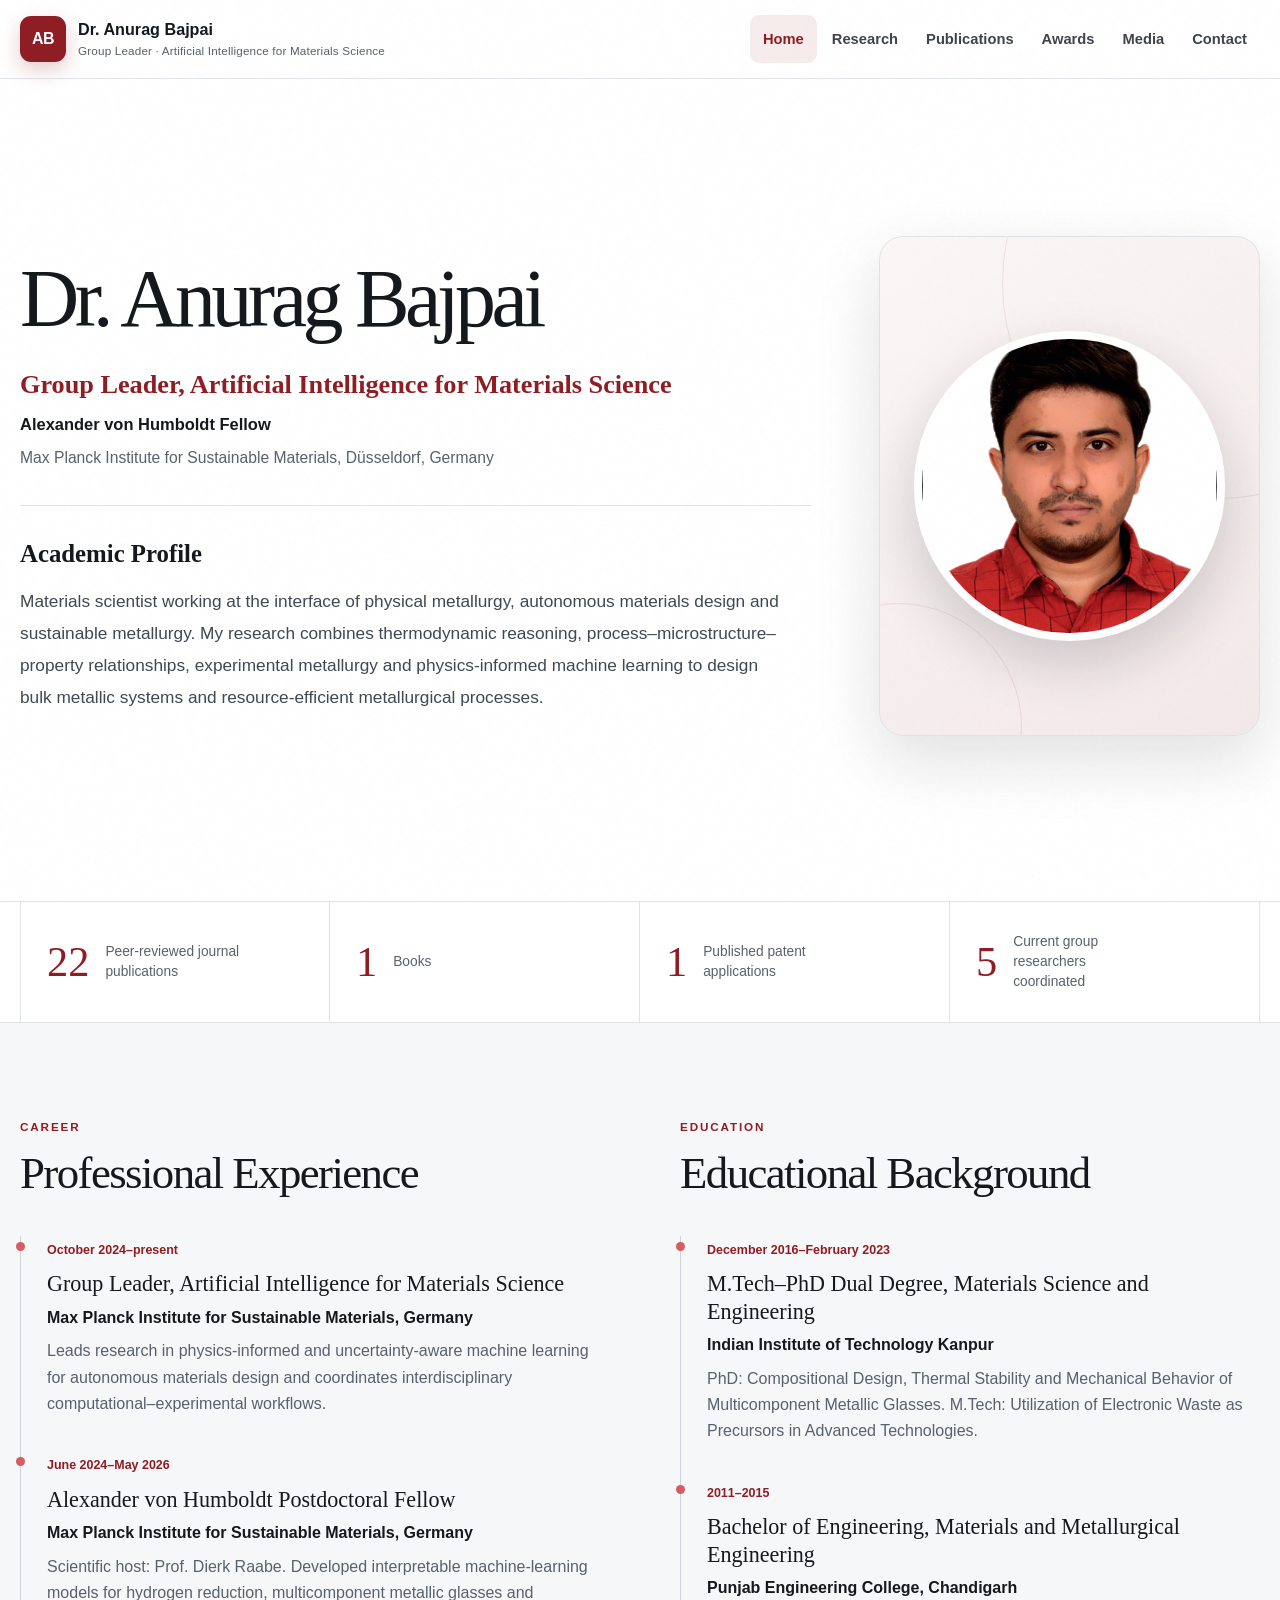
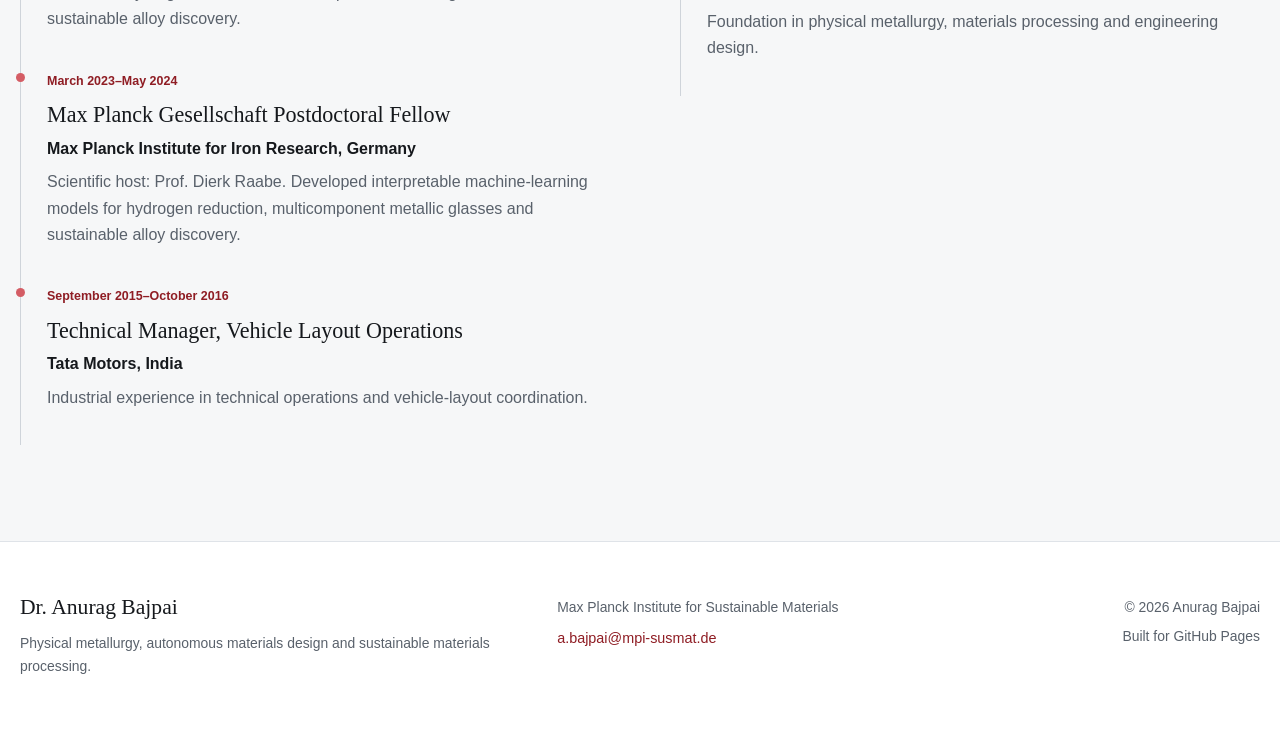
<file: index.html>
<!doctype html>
<html lang="en">
<head>
  <meta charset="utf-8" />
  <meta name="viewport" content="width=device-width, initial-scale=1" />
  <meta name="theme-color" content="#8f1d24" />
  <meta name="description" content="Academic website of Dr. Anurag Bajpai, materials scientist working at the interface of physical metallurgy, artificial intelligence, autonomous materials design and sustainable metallurgy." />
  <meta name="keywords" content="Anurag Bajpai, materials science, artificial intelligence, physical metallurgy, sustainable metallurgy, metallic glasses, hydrogen reduction, alloy design" />
  <meta name="author" content="Dr. Anurag Bajpai" />
  <meta property="og:title" content="Dr. Anurag Bajpai | Materials Science and Artificial Intelligence" />
  <meta property="og:description" content="Research in physics-informed materials design, sustainable metallurgy, metallic glasses, complex alloys and hydrogen-based reduction." />
  <meta property="og:type" content="website" />
  <meta property="og:image" content="assets/images/social-card.svg" />
  <meta name="twitter:card" content="summary_large_image" />
  <link rel="icon" href="assets/images/favicon.svg" type="image/svg+xml" />
  <link rel="manifest" href="site.webmanifest" />
  <link rel="stylesheet" href="assets/css/styles.css" />
  <title>Dr. Anurag Bajpai | Materials Science and Artificial Intelligence</title>
  <script type="application/ld+json">
  {
    "@context": "https://schema.org",
    "@type": "Person",
    "name": "Anurag Bajpai",
    "honorificPrefix": "Dr.",
    "jobTitle": "Group Leader, Artificial Intelligence for Materials Science",
    "affiliation": {
      "@type": "Organization",
      "name": "Max Planck Institute for Sustainable Materials"
    },
    "email": "mailto:a.bajpai@mpi-susmat.de",
    "url": "https://sites.google.com/view/dranuragbajpai",
    "sameAs": [
      "https://sites.google.com/view/dranuragbajpai",
      "https://tinyurl.com/anuragbajpai",
      "https://www.linkedin.com/in/anurag-bajpai-20a55421a/"
    ],
    "knowsAbout": [
      "Physical metallurgy",
      "Artificial intelligence for materials science",
      "Sustainable metallurgy",
      "Bulk metallic glasses",
      "Hydrogen-based direct reduction",
      "Autonomous materials design"
    ]
  }
  </script>
</head>
<body>
  <a class="skip-link" href="#main-content">Skip to main content</a>
  <header class="site-header" id="site-header">
    <div class="container nav-shell">
      <a class="brand" href="#home" aria-label="Dr. Anurag Bajpai home">
        <span class="brand-mark" aria-hidden="true">AB</span>
        <span class="brand-copy">
          <strong>Dr. Anurag Bajpai</strong>
          <small>Group Leader · Artificial Intelligence for Materials Science</small>
        </span>
      </a>
      <button class="menu-button" id="menu-button" type="button" aria-expanded="false" aria-controls="primary-navigation">
        <span class="sr-only">Toggle navigation</span>
        <span></span><span></span><span></span>
      </button>
      <nav class="primary-navigation" id="primary-navigation" aria-label="Primary navigation">
        <a href="#home" data-route="home">Home</a>
        <a href="#research" data-route="research">Research</a>
        <a href="#publications" data-route="publications">Publications</a>
        <a href="#awards" data-route="awards">Awards</a>
        <a href="#media" data-route="media">Media</a>
        <a href="#contact" data-route="contact">Contact</a>
      </nav>
    </div>
  </header>

  <main id="main-content" tabindex="-1">
    <div id="app" aria-live="polite"></div>
  </main>

  <footer class="site-footer">
    <div class="container footer-grid">
      <div>
        <strong>Dr. Anurag Bajpai</strong>
        <p>Physical metallurgy, autonomous materials design and sustainable materials processing.</p>
      </div>
      <div>
        <p>Max Planck Institute for Sustainable Materials</p>
        <a href="mailto:a.bajpai@mpi-susmat.de">a.bajpai@mpi-susmat.de</a>
      </div>
      <div class="footer-meta">
        <p>© <span id="current-year"></span> Anurag Bajpai</p>
        <p>Built for GitHub Pages</p>
      </div>
    </div>
  </footer>

  <noscript>
    <div class="noscript">This website requires JavaScript to render its tabbed content. Please enable JavaScript.</div>
  </noscript>
  <script src="assets/js/data.js"></script>
  <script src="assets/js/app.js"></script>
</body>
</html>
</file>
<file: assets/css/styles.css>
:root {
  --accent: #8f1d24;
  --accent-dark: #681218;
  --accent-soft: #f7ecec;
  --ink: #15181c;
  --muted: #59616b;
  --line: #dfe3e8;
  --surface: #ffffff;
  --surface-soft: #f6f7f8;
  --dark: #171a1f;
  --dark-soft: #20242b;
  --max-width: 1240px;
  --shadow-sm: 0 8px 25px rgba(20, 24, 30, 0.06);
  --shadow-lg: 0 24px 65px rgba(20, 24, 30, 0.13);
  --radius: 18px;
  --transition: 180ms ease;
}

* { box-sizing: border-box; }
html { scroll-behavior: smooth; }
body {
  margin: 0;
  color: var(--ink);
  background: var(--surface);
  font-family: Inter, ui-sans-serif, -apple-system, BlinkMacSystemFont, "Segoe UI", Roboto, Helvetica, Arial, sans-serif;
  font-size: 16px;
  line-height: 1.65;
  -webkit-font-smoothing: antialiased;
}
body::before {
  content: "";
  position: fixed;
  inset: 0;
  pointer-events: none;
  opacity: .018;
  background-image: url("data:image/svg+xml,%3Csvg viewBox='0 0 160 160' xmlns='http://www.w3.org/2000/svg'%3E%3Cfilter id='n'%3E%3CfeTurbulence type='fractalNoise' baseFrequency='.9' numOctaves='3' stitchTiles='stitch'/%3E%3C/filter%3E%3Crect width='100%25' height='100%25' filter='url(%23n)' opacity='.7'/%3E%3C/svg%3E");
  z-index: 9999;
}
a { color: inherit; }
img, svg { max-width: 100%; }
button, input, select, textarea { font: inherit; }
button { cursor: pointer; }
svg { width: 1.05em; height: 1.05em; fill: none; stroke: currentColor; stroke-width: 1.8; stroke-linecap: round; stroke-linejoin: round; }
.container { width: min(calc(100% - 40px), var(--max-width)); margin-inline: auto; }
.sr-only { position: absolute; width: 1px; height: 1px; padding: 0; margin: -1px; overflow: hidden; clip: rect(0,0,0,0); white-space: nowrap; border: 0; }
.skip-link { position: fixed; top: -100px; left: 20px; z-index: 10000; background: var(--dark); color: white; padding: 10px 16px; border-radius: 8px; transition: top var(--transition); }
.skip-link:focus { top: 12px; }

.site-header {
  position: sticky;
  top: 0;
  z-index: 1000;
  background: rgba(255,255,255,.94);
  border-bottom: 1px solid rgba(223,227,232,.9);
  backdrop-filter: blur(14px);
}
.nav-shell { min-height: 78px; display: flex; align-items: center; justify-content: space-between; gap: 28px; }
.brand { display: inline-flex; align-items: center; gap: 12px; text-decoration: none; min-width: 250px; }
.brand-mark { display: grid; place-items: center; width: 46px; height: 46px; background: var(--accent); color: white; font-weight: 800; letter-spacing: -.04em; border-radius: 11px; box-shadow: 0 8px 20px rgba(143,29,36,.22); }
.brand-copy { display: flex; flex-direction: column; line-height: 1.2; }
.brand-copy strong { font-size: 1.01rem; }
.brand-copy small { color: var(--muted); margin-top: 4px; font-size: .73rem; letter-spacing: .015em; }
.primary-navigation { display: flex; align-items: center; gap: 2px; }
.primary-navigation a { position: relative; padding: 12px 13px; text-decoration: none; color: #3e444c; font-size: .92rem; font-weight: 650; border-radius: 9px; transition: color var(--transition), background var(--transition); }
.primary-navigation a:hover, .primary-navigation a.active { color: var(--accent); background: var(--accent-soft); }
.menu-button { display: none; width: 44px; height: 42px; padding: 9px; border: 0; border-radius: 8px; background: var(--surface-soft); }
.menu-button span:not(.sr-only) { display: block; height: 2px; background: var(--ink); margin: 5px 0; }

.hero { position: relative; overflow: hidden; min-height: 670px; display: grid; align-items: center; background: linear-gradient(115deg, #fff 0%, #fff 54%, #f7f3f3 54%, #f2eeee 100%); }
.hero::after { content: ""; position: absolute; width: 630px; height: 630px; border: 1px solid rgba(143,29,36,.09); border-radius: 50%; right: -220px; top: 20px; box-shadow: 0 0 0 95px rgba(143,29,36,.025), 0 0 0 190px rgba(143,29,36,.018); }
.hero-grid { position: relative; z-index: 1; display: grid; grid-template-columns: minmax(0,1.08fr) minmax(390px,.92fr); align-items: center; gap: 80px; padding-block: 78px; }
.eyebrow { margin: 0 0 14px; color: var(--accent); text-transform: uppercase; letter-spacing: .16em; font-size: .73rem; line-height: 1.4; font-weight: 800; }
.hero h1 { margin: 0; max-width: 790px; font-family: Georgia, "Times New Roman", serif; font-size: clamp(3rem, 5.5vw, 5.5rem); line-height: .99; font-weight: 500; letter-spacing: -.055em; }
.hero h1 span { color: var(--accent); }
.hero-lead { max-width: 760px; margin: 28px 0 0; color: #4e555d; font-size: 1.13rem; line-height: 1.78; }
.hero-actions { display: flex; flex-wrap: wrap; gap: 12px; margin-top: 32px; }
.button { display: inline-flex; align-items: center; justify-content: center; gap: 10px; min-height: 48px; padding: 11px 20px; border: 1px solid transparent; border-radius: 10px; text-decoration: none; font-weight: 750; transition: transform var(--transition), background var(--transition), border-color var(--transition), color var(--transition); }
.button:hover { transform: translateY(-2px); }
.button.primary { background: var(--accent); color: white; }
.button.primary:hover { background: var(--accent-dark); }
.button.secondary { background: white; border-color: #cbd0d6; color: #31363d; }
.button.secondary:hover { border-color: var(--accent); color: var(--accent); }
.hero-affiliation { display: flex; flex-direction: column; margin-top: 33px; padding-left: 18px; border-left: 3px solid var(--accent); color: var(--muted); font-size: .92rem; }
.hero-affiliation strong { color: var(--ink); }
.hero-visual { min-height: 510px; display: grid; place-items: center; }
.portrait-card { position: relative; width: min(100%, 440px); min-height: 485px; padding: 42px; overflow: hidden; border-radius: 24px; background: var(--dark); color: white; box-shadow: var(--shadow-lg); display: flex; flex-direction: column; justify-content: flex-end; }
.portrait-card::before { content: ""; position: absolute; inset: 0; background: radial-gradient(circle at 72% 22%, rgba(194,67,75,.45), transparent 27%), linear-gradient(145deg, transparent 30%, rgba(255,255,255,.04)); }
.portrait-monogram { position: absolute; z-index: 2; top: 48px; left: 48px; display: grid; place-items: center; width: 126px; height: 126px; border: 1px solid rgba(255,255,255,.38); border-radius: 50%; color: white; font-family: Georgia, serif; font-size: 3.2rem; letter-spacing: -.08em; background: rgba(255,255,255,.04); backdrop-filter: blur(6px); }
.portrait-copy { position: relative; z-index: 2; }
.portrait-label { margin: 0 0 9px; color: #e9a6aa; font-size: .75rem; font-weight: 800; text-transform: uppercase; letter-spacing: .14em; }
.portrait-copy h2 { margin: 0 0 14px; font-family: Georgia, serif; font-size: 2.15rem; line-height: 1.1; font-weight: 500; }
.portrait-copy p:last-child { margin: 0; color: #cfd3d8; }
.research-orbits span { position: absolute; border: 1px solid rgba(255,255,255,.14); border-radius: 50%; }
.research-orbits span:nth-child(1) { width: 290px; height: 290px; right: -80px; top: -65px; }
.research-orbits span:nth-child(2) { width: 185px; height: 185px; right: -25px; top: -13px; }
.research-orbits span:nth-child(3) { width: 22px; height: 22px; right: 52px; top: 68px; border: 0; background: #d16b72; box-shadow: 0 0 32px #d16b72; }

.stats-strip { border-top: 1px solid var(--line); border-bottom: 1px solid var(--line); background: #fff; }
.stats-grid { display: grid; grid-template-columns: repeat(4, 1fr); }
.stat { display: flex; align-items: center; gap: 16px; min-height: 120px; padding: 22px 26px; border-right: 1px solid var(--line); }
.stat:first-child { border-left: 1px solid var(--line); }
.stat strong { color: var(--accent); font-family: Georgia, serif; font-size: 2.65rem; font-weight: 500; line-height: 1; }
.stat span { max-width: 145px; color: var(--muted); font-size: .86rem; line-height: 1.45; }

.section { padding-block: 96px; }
.section-muted { background: var(--surface-soft); }
.section-dark { background: var(--dark); color: white; }
.section-heading { margin-bottom: 38px; }
.section-heading h2 { margin: 0; max-width: 760px; font-family: Georgia, serif; font-size: clamp(2.1rem, 3.5vw, 3.55rem); line-height: 1.08; font-weight: 500; letter-spacing: -.035em; }
.section-heading > p:not(.eyebrow) { color: var(--muted); max-width: 620px; }
.split-heading { display: flex; align-items: end; justify-content: space-between; gap: 40px; }
.split-heading > p, .split-heading > .text-link { max-width: 430px; margin: 0 0 4px; }
.section-heading.light h2 { color: white; }
.section-heading.light .eyebrow { color: #eaa1a5; }
.text-link { display: inline-flex; align-items: center; gap: 8px; color: var(--accent); font-weight: 750; text-decoration: none; }
.theme-preview-grid { display: grid; grid-template-columns: repeat(4, 1fr); border: 1px solid var(--line); border-radius: var(--radius); overflow: hidden; }
.theme-preview { min-height: 300px; padding: 34px 28px; border-right: 1px solid var(--line); display: flex; flex-direction: column; transition: background var(--transition), transform var(--transition); }
.theme-preview:last-child { border-right: 0; }
.theme-preview:hover { background: var(--surface-soft); }
.theme-number { color: var(--accent); font-weight: 800; font-size: .78rem; letter-spacing: .12em; }
.theme-preview h3 { margin: auto 0 10px; font-family: Georgia, serif; font-size: 1.65rem; line-height: 1.15; font-weight: 500; }
.theme-preview p { margin: 0; color: var(--muted); }
.theme-preview a { margin-top: 25px; display: inline-flex; align-items: center; gap: 8px; color: var(--accent); text-decoration: none; font-weight: 700; font-size: .9rem; }
.two-column { display: grid; grid-template-columns: 1.05fr .95fr; gap: 80px; align-items: start; }
.large-copy { margin: 0 0 28px; max-width: 720px; font-family: Georgia, serif; font-size: 1.55rem; line-height: 1.45; color: #30353a; }
.check-list { display: grid; gap: 13px; margin: 0; padding: 0; list-style: none; }
.check-list li { position: relative; padding-left: 27px; color: var(--muted); }
.check-list li::before { content: ""; position: absolute; left: 0; top: .62em; width: 10px; height: 10px; border: 2px solid var(--accent); border-radius: 50%; }
.profile-panel { padding: 42px; border-radius: var(--radius); background: white; box-shadow: var(--shadow-sm); border-top: 4px solid var(--accent); }
.panel-kicker { margin: 0 0 16px; color: var(--accent); font-weight: 800; font-size: .75rem; text-transform: uppercase; letter-spacing: .14em; }
.profile-panel h3 { margin: 0; font-family: Georgia, serif; font-size: 2rem; line-height: 1.2; font-weight: 500; }
.profile-panel > p:not(.panel-kicker) { margin-top: 8px; color: var(--muted); }
.profile-panel dl { margin: 30px 0 0; }
.profile-panel dl div { padding: 17px 0; border-top: 1px solid var(--line); }
.profile-panel dt { color: var(--muted); font-size: .78rem; font-weight: 750; text-transform: uppercase; letter-spacing: .09em; }
.profile-panel dd { margin: 4px 0 0; }
.highlight-grid { display: grid; grid-template-columns: repeat(3, 1fr); gap: 22px; }
.highlight-card { min-height: 250px; padding: 30px; border: 1px solid var(--line); border-radius: var(--radius); box-shadow: var(--shadow-sm); }
.highlight-card > span { color: var(--accent); font-weight: 800; }
.highlight-card h3 { margin: 36px 0 13px; font-family: Georgia, serif; font-size: 1.55rem; line-height: 1.2; font-weight: 500; }
.highlight-card p { margin: 0; color: var(--muted); }
.timeline-grid { display: grid; grid-template-columns: 1fr 1fr; gap: 80px; }
.timeline-title { margin: 0 0 27px; color: #e9a6aa; text-transform: uppercase; letter-spacing: .12em; font-size: .76rem; }
.timeline-item { position: relative; padding: 0 0 34px 26px; border-left: 1px solid #cfd4da; }
.timeline-item::before { content: ""; position: absolute; left: -5px; top: 6px; width: 9px; height: 9px; border-radius: 50%; background: #d45d65; }
.timeline-item span { color: var(--accent); font-size: .78rem; font-weight: 750; }
.timeline-item h4 { margin: 8px 0 3px; font-family: Georgia, serif; font-size: 1.38rem; font-weight: 500; line-height: 1.25; }
.timeline-item p { margin: 7px 0 0; color: var(--muted); }
.timeline-item .timeline-org { color: var(--ink); font-weight: 700; }

.page-hero { min-height: 420px; display: grid; align-items: end; padding: 90px 0 65px; background: linear-gradient(125deg, var(--dark), #242830); color: white; position: relative; overflow: hidden; }
.page-hero::after { content: ""; position: absolute; width: 460px; height: 460px; right: -100px; top: -170px; border: 1px solid rgba(255,255,255,.1); border-radius: 50%; box-shadow: 0 0 0 80px rgba(255,255,255,.025), 0 0 0 160px rgba(255,255,255,.018); }
.page-hero-inner { position: relative; z-index: 1; }
.page-hero .eyebrow { color: #e7a0a5; }
.page-hero h1 { margin: 0; max-width: 900px; font-family: Georgia, serif; font-size: clamp(3rem, 6vw, 5.4rem); line-height: 1; font-weight: 500; letter-spacing: -.05em; }
.page-intro { max-width: 800px; margin: 25px 0 0; color: #c5c9ce; font-size: 1.1rem; }

.research-stack { display: grid; gap: 25px; }
.research-card { position: relative; display: grid; grid-template-columns: 74px minmax(0,1fr) 300px; gap: 30px; align-items: stretch; min-height: 410px; padding: 38px; border: 1px solid var(--line); border-radius: var(--radius); overflow: hidden; box-shadow: var(--shadow-sm); }
.research-index { color: var(--accent); font-size: .82rem; font-weight: 850; letter-spacing: .1em; }
.research-subtitle { margin: 0 0 8px; color: var(--accent); font-size: .76rem; font-weight: 800; text-transform: uppercase; letter-spacing: .12em; }
.research-body h2 { margin: 0; font-family: Georgia, serif; font-size: 2.45rem; line-height: 1.1; font-weight: 500; }
.research-body > p:not(.research-subtitle) { margin: 20px 0 0; color: var(--muted); max-width: 760px; }
.research-meta-grid { display: grid; grid-template-columns: 1fr 1fr; gap: 28px; margin-top: 29px; }
.research-meta-grid h3 { margin: 0 0 10px; font-size: .78rem; text-transform: uppercase; letter-spacing: .11em; }
.research-meta-grid ul { margin: 0; padding: 0; list-style: none; }
.research-meta-grid li { padding: 5px 0; color: var(--muted); font-size: .91rem; }
.research-meta-grid li::before { content: "\2014"; margin-right: 8px; color: var(--accent); }
.research-graphic { position: relative; min-height: 300px; border-radius: 14px; overflow: hidden; background: var(--dark); }
.research-graphic span { position: absolute; border-radius: 50%; }
.graphic-1 { background: linear-gradient(140deg, #1b1e23, #56242a); }
.graphic-1 span { border: 1px solid rgba(255,255,255,.2); }
.graphic-1 span:nth-child(1){width:210px;height:210px;left:45px;top:35px}.graphic-1 span:nth-child(2){width:120px;height:120px;left:90px;top:80px}.graphic-1 span:nth-child(3){width:18px;height:18px;background:#e9a6aa;left:143px;top:130px;box-shadow:0 0 24px #e9a6aa}.graphic-1 span:nth-child(4){width:7px;height:7px;background:white;left:58px;top:50px}
.graphic-2 { background: linear-gradient(150deg, #261d1e, #7f3036); }
.graphic-2 span { width: 90px; height: 90px; border-radius: 12px; background: rgba(255,255,255,.1); transform: rotate(32deg); }
.graphic-2 span:nth-child(1){left:40px;top:45px}.graphic-2 span:nth-child(2){left:135px;top:90px}.graphic-2 span:nth-child(3){left:70px;top:175px}.graphic-2 span:nth-child(4){left:180px;top:190px;width:48px;height:48px;background:#e3a4a8}
.graphic-3 { background: radial-gradient(circle at 35% 35%, #9e4650 0 4%, transparent 5%), radial-gradient(circle at 68% 68%, #d18d92 0 3%, transparent 4%), radial-gradient(circle at 50% 52%, #69242b, #1b1e23 65%); }
.graphic-3 span { border: 1px solid rgba(255,255,255,.18); }
.graphic-3 span:nth-child(1){width:220px;height:130px;left:35px;top:60px;border-radius:50%}.graphic-3 span:nth-child(2){width:180px;height:240px;left:55px;top:30px;border-radius:50%}.graphic-3 span:nth-child(3){width:8px;height:8px;background:white;left:85px;top:95px}.graphic-3 span:nth-child(4){width:10px;height:10px;background:#e7a0a5;right:60px;bottom:68px}
.graphic-4 { background: linear-gradient(135deg, #15181c 0 45%, #7c2a31 45% 52%, #252a31 52% 100%); }
.graphic-4 span { width: 10px; height: 10px; background: #e3a4a8; box-shadow: 0 0 18px #e3a4a8; }
.graphic-4 span:nth-child(1){left:45px;top:55px}.graphic-4 span:nth-child(2){right:65px;top:80px}.graphic-4 span:nth-child(3){left:100px;bottom:70px}.graphic-4 span:nth-child(4){right:95px;bottom:55px}

.publication-toolbar { position: sticky; top: 78px; z-index: 50; display: grid; grid-template-columns: minmax(300px,1fr) 170px 220px auto; gap: 12px; align-items: center; padding: 16px; margin-bottom: 28px; border: 1px solid var(--line); border-radius: 14px; background: rgba(255,255,255,.96); box-shadow: var(--shadow-sm); backdrop-filter: blur(10px); }
.search-field { position: relative; }
.search-field svg { position: absolute; left: 15px; top: 50%; transform: translateY(-50%); color: var(--muted); }
.publication-toolbar input, .publication-toolbar select { width: 100%; min-height: 46px; border: 1px solid #cfd4da; border-radius: 9px; background: white; color: var(--ink); padding: 9px 13px; outline: none; }
.publication-toolbar input { padding-left: 44px; }
.publication-toolbar input:focus, .publication-toolbar select:focus, .contact-form input:focus, .contact-form textarea:focus { border-color: var(--accent); box-shadow: 0 0 0 3px rgba(143,29,36,.1); }
.publication-count { color: var(--muted); text-align: right; white-space: nowrap; font-size: .86rem; font-weight: 700; }
.publication-list { border-top: 1px solid var(--line); }
.publication-item { display: grid; grid-template-columns: 55px minmax(0,1fr) 110px; gap: 25px; padding: 35px 5px; border-bottom: 1px solid var(--line); }
.publication-item[hidden] { display: none; }
.publication-number { color: #a1a7af; font-size: .78rem; font-weight: 800; letter-spacing: .08em; padding-top: 5px; }
.publication-tags { display: flex; flex-wrap: wrap; gap: 7px; margin-bottom: 10px; }
.publication-tags span { padding: 3px 8px; border-radius: 5px; background: var(--surface-soft); color: var(--muted); font-size: .7rem; font-weight: 750; text-transform: uppercase; letter-spacing: .06em; }
.publication-tags .highlight-tag { color: var(--accent); background: var(--accent-soft); }
.publication-content h2 { margin: 0; font-family: Georgia, serif; font-size: 1.36rem; line-height: 1.35; font-weight: 500; }
.publication-content p { margin: 8px 0 0; }
.authors { color: #4d545c; font-size: .91rem; }
.journal { color: var(--muted); font-size: .91rem; }
.publication-highlight { color: var(--accent); font-size: .82rem; font-weight: 750; }
.doi-link { align-self: center; display: inline-flex; align-items: center; justify-content: center; gap: 6px; color: var(--accent); text-decoration: none; font-size: .82rem; font-weight: 800; }
.empty-state { padding: 50px; border: 1px dashed var(--line); text-align: center; color: var(--muted); }
.output-grid { display: grid; grid-template-columns: 1fr 1fr; gap: 22px; }
.output-card { padding: 37px; background: white; border: 1px solid var(--line); border-radius: var(--radius); box-shadow: var(--shadow-sm); }
.output-card > span { color: var(--accent); font-weight: 800; }
.output-card h2 { margin: 22px 0 15px; font-family: Georgia, serif; font-weight: 500; font-size: 1.8rem; line-height: 1.25; }
.output-card p { margin: 7px 0; color: var(--muted); }
.output-card small { display: block; margin-top: 20px; }

.award-layout { display: grid; grid-template-columns: 1fr 1fr; gap: 70px; }
.award-list { border-top: 1px solid var(--line); }
.award-item { display: grid; grid-template-columns: 70px 1fr; gap: 18px; padding: 28px 0; border-bottom: 1px solid var(--line); }
.award-item > span { color: var(--accent); font-weight: 850; }
.award-item h3 { margin: 0 0 7px; font-family: Georgia, serif; font-size: 1.35rem; font-weight: 500; line-height: 1.3; }
.award-item p { margin: 0; color: var(--muted); }
.service-list { display: grid; gap: 0; padding: 0; margin: 0; list-style: none; border-top: 1px solid #3d434c; }
.service-list li { position: relative; padding: 22px 0 22px 28px; border-bottom: 1px solid #3d434c; color: #c4c9cf; }
.service-list li::before { content: ""; position: absolute; left: 0; top: 31px; width: 8px; height: 8px; background: #d45d65; border-radius: 50%; }
.talk-list { border-top: 1px solid #3d434c; }
.talk-list article { padding: 20px 0; border-bottom: 1px solid #3d434c; }
.talk-list span { color: #e7a0a5; font-size: .78rem; font-weight: 750; }
.talk-list h3 { margin: 6px 0 3px; font-family: Georgia, serif; font-size: 1.2rem; font-weight: 500; }
.talk-list p { margin: 0; color: #b9bec5; }

.contact-layout { display: grid; grid-template-columns: .9fr 1.1fr; gap: 65px; align-items: start; }
.contact-card { position: sticky; top: 110px; padding: 40px; border-radius: var(--radius); background: var(--dark); color: white; box-shadow: var(--shadow-lg); }
.contact-card h2 { margin: 0; font-family: Georgia, serif; font-size: 2.3rem; font-weight: 500; }
.contact-card > p:not(.eyebrow) { margin: 6px 0; color: #c2c7cd; }
.contact-links { margin-top: 30px; border-top: 1px solid #3d434c; }
.contact-links a, .contact-links > div { display: flex; align-items: center; gap: 14px; padding: 18px 0; border-bottom: 1px solid #3d434c; text-decoration: none; color: white; }
.contact-links svg { color: #e7a0a5; font-size: 1.35rem; }
.contact-links span { display: flex; flex-direction: column; }
.contact-links small { color: #969da5; text-transform: uppercase; letter-spacing: .1em; font-size: .65rem; }
.contact-actions { display: flex; flex-wrap: wrap; gap: 10px; margin-top: 28px; }
.contact-card .button.secondary { background: transparent; color: white; border-color: #555c66; }
.external-profiles { display: flex; flex-wrap: wrap; gap: 18px; margin-top: 25px; }
.external-profiles a { display: inline-flex; align-items: center; gap: 6px; color: #e7a0a5; font-size: .86rem; text-decoration: none; }
.contact-form { padding: 42px; border: 1px solid var(--line); border-radius: var(--radius); box-shadow: var(--shadow-sm); }
.form-heading { margin-bottom: 28px; }
.form-heading h2 { margin: 0; font-family: Georgia, serif; font-size: 2.2rem; font-weight: 500; }
.form-heading p:last-child { color: var(--muted); }
.contact-form label { display: grid; gap: 7px; margin-bottom: 18px; color: #3e444c; font-size: .84rem; font-weight: 750; }
.contact-form input, .contact-form textarea { width: 100%; border: 1px solid #cfd4da; border-radius: 9px; padding: 12px 13px; outline: none; font-weight: 400; }
.contact-form textarea { resize: vertical; min-height: 160px; }

.site-footer { padding: 48px 0; border-top: 1px solid var(--line); background: #fff; }
.footer-grid { display: grid; grid-template-columns: 1.2fr 1fr .6fr; gap: 40px; align-items: start; }
.footer-grid strong { font-family: Georgia, serif; font-size: 1.35rem; font-weight: 500; }
.footer-grid p { margin: 6px 0; color: var(--muted); font-size: .87rem; }
.footer-grid a { color: var(--accent); text-decoration: none; font-size: .9rem; }
.footer-meta { text-align: right; }
.noscript { padding: 20px; background: #fff3cd; color: #664d03; text-align: center; }
.reveal { opacity: 0; transform: translateY(16px); transition: opacity 500ms ease, transform 500ms ease; }
.reveal.visible { opacity: 1; transform: translateY(0); }

@media (max-width: 1050px) {
  .primary-navigation a { padding-inline: 9px; }
  .brand-copy small { display: none; }
  .hero-grid { grid-template-columns: 1fr 380px; gap: 40px; }
  .hero h1 { font-size: clamp(3rem, 6vw, 4.8rem); }
  .theme-preview-grid { grid-template-columns: 1fr 1fr; }
  .theme-preview:nth-child(2) { border-right: 0; }
  .theme-preview:nth-child(-n+2) { border-bottom: 1px solid var(--line); }
  .research-card { grid-template-columns: 55px 1fr; }
  .research-graphic { display: none; }
  .publication-toolbar { grid-template-columns: 1fr 145px 190px; }
  .publication-count { grid-column: 1 / -1; text-align: left; padding-left: 4px; }
}

@media (max-width: 780px) {
  .container { width: min(calc(100% - 28px), var(--max-width)); }
  .nav-shell { min-height: 68px; }
  .brand { min-width: 0; }
  .brand-copy strong { font-size: .92rem; }
  .menu-button { display: block; }
  .primary-navigation { display: none; position: absolute; top: 68px; left: 14px; right: 14px; flex-direction: column; align-items: stretch; padding: 12px; background: white; border: 1px solid var(--line); border-radius: 12px; box-shadow: var(--shadow-lg); }
  .primary-navigation.open { display: flex; }
  .primary-navigation a { padding: 12px 14px; }
  .hero { min-height: auto; background: linear-gradient(160deg, #fff 0%, #fff 64%, #f4eeee 64%); }
  .hero-grid { grid-template-columns: 1fr; padding-block: 58px; }
  .hero h1 { font-size: clamp(2.75rem, 14vw, 4.4rem); }
  .hero-lead { font-size: 1rem; }
  .hero-visual { min-height: 390px; }
  .portrait-card { min-height: 390px; }
  .stats-grid { grid-template-columns: 1fr 1fr; }
  .stat:nth-child(2) { border-right: 1px solid var(--line); }
  .stat:nth-child(-n+2) { border-bottom: 1px solid var(--line); }
  .section { padding-block: 70px; }
  .split-heading { display: block; }
  .split-heading > p, .split-heading > .text-link { margin-top: 18px; }
  .theme-preview-grid, .highlight-grid, .timeline-grid, .two-column, .output-grid, .award-layout, .contact-layout { grid-template-columns: 1fr; }
  .theme-preview { border-right: 0; border-bottom: 1px solid var(--line); min-height: 230px; }
  .theme-preview:last-child { border-bottom: 0; }
  .theme-preview h3 { margin-top: 45px; }
  .profile-panel { padding: 30px; }
  .timeline-grid { gap: 35px; }
  .page-hero { min-height: 350px; padding-top: 70px; }
  .research-card { grid-template-columns: 1fr; padding: 28px; }
  .research-index { margin-bottom: -15px; }
  .research-meta-grid { grid-template-columns: 1fr; }
  .publication-toolbar { position: static; grid-template-columns: 1fr; }
  .publication-item { grid-template-columns: 35px 1fr; gap: 13px; }
  .doi-link { grid-column: 2; justify-self: start; margin-top: 5px; }
  .contact-card { position: static; }
  .footer-grid { grid-template-columns: 1fr; }
  .footer-meta { text-align: left; }
}

@media (max-width: 480px) {
  .brand-copy { display: none; }
  .hero-actions, .contact-actions { flex-direction: column; align-items: stretch; }
  .stats-grid { grid-template-columns: 1fr; }
  .stat { border-right: 1px solid var(--line); border-bottom: 1px solid var(--line); }
  .stat:last-child { border-bottom: 0; }
  .publication-item { grid-template-columns: 1fr; }
  .publication-number, .doi-link { grid-column: 1; }
  .award-item { grid-template-columns: 1fr; gap: 6px; }
  .contact-card, .contact-form { padding: 28px 22px; }
}

@media (prefers-reduced-motion: reduce) {
  *, *::before, *::after { scroll-behavior: auto !important; transition: none !important; animation: none !important; }
  .reveal { opacity: 1; transform: none; }
}

/* Academic home page with a right-side portrait panel */
.home-intro {
  min-height: calc(100vh - 78px);
  display: grid;
  align-items: center;
  background: #fff;
}

.home-intro-inner {
  width: min(calc(100% - 40px), var(--max-width));
  padding-block: 76px 84px;
}

.home-profile-grid {
  display: grid;
  grid-template-columns: minmax(0, 1.35fr) minmax(340px, .65fr);
  gap: 68px;
  align-items: stretch;
}

.home-copy {
  display: flex;
  flex-direction: column;
  justify-content: center;
  padding-block: 20px;
}

.home-identity {
  padding-bottom: 34px;
  border-bottom: 1px solid var(--line);
}

.home-identity h1 {
  margin: 0;
  font-family: Georgia, "Times New Roman", serif;
  font-size: clamp(3.35rem, 6.4vw, 6.1rem);
  line-height: 1;
  font-weight: 500;
  letter-spacing: -.055em;
}

.home-role {
  margin: 27px 0 0;
  color: var(--accent);
  font-family: Georgia, "Times New Roman", serif;
  font-size: clamp(1.25rem, 2.05vw, 1.68rem);
  line-height: 1.35;
  font-weight: 600;
}

.home-fellowship {
  margin: 9px 0 0;
  color: var(--ink);
  font-size: 1.03rem;
  font-weight: 700;
}

.home-institution {
  margin: 7px 0 0;
  color: var(--muted);
  font-size: .98rem;
}

.home-bio {
  max-width: 760px;
  padding-top: 32px;
}

.home-bio h2 {
  margin: 0 0 16px;
  color: var(--ink);
  font-family: Georgia, "Times New Roman", serif;
  font-size: 1.55rem;
  line-height: 1.3;
  font-weight: 600;
}

.home-bio p {
  margin: 0;
  color: #414850;
  font-size: 1.08rem;
  line-height: 1.85;
}

.home-photo-panel {
  position: relative;
  min-height: 500px;
  display: grid;
  place-items: center;
  padding: 34px;
  overflow: hidden;
  border: 1px solid var(--line);
  border-radius: 24px;
  background: linear-gradient(145deg, #fbf7f7 0%, #f3e8e9 100%);
  box-shadow: var(--shadow-lg);
}

.home-photo-panel::before,
.home-photo-panel::after {
  content: "";
  position: absolute;
  border: 1px solid rgba(143, 29, 36, .10);
  border-radius: 50%;
}

.home-photo-panel::before {
  width: 430px;
  height: 430px;
  right: -175px;
  top: -170px;
}

.home-photo-panel::after {
  width: 245px;
  height: 245px;
  left: -105px;
  bottom: -115px;
}

.home-photo-frame {
  position: relative;
  z-index: 1;
  width: min(100%, 390px);
  aspect-ratio: 1;
  padding: 8px;
  border-radius: 50%;
  background: #fff;
  box-shadow: 0 22px 55px rgba(20, 24, 30, .18);
}

.home-photo {
  display: block;
  width: 100%;
  height: 100%;
  object-fit: cover;
  object-position: 50% 29%;
  border-radius: 50%;
}

@media (max-width: 1050px) {
  .home-profile-grid {
    grid-template-columns: minmax(0, 1fr) 330px;
    gap: 44px;
  }

  .home-photo-panel {
    min-height: 440px;
    padding: 28px;
  }

  .home-photo-frame {
    width: min(100%, 310px);
  }
}

@media (max-width: 780px) {
  .home-intro {
    min-height: auto;
  }

  .home-intro-inner {
    width: min(calc(100% - 28px), var(--max-width));
    padding-block: 58px 70px;
  }

  .home-profile-grid {
    grid-template-columns: 1fr;
    gap: 42px;
  }

  .home-copy {
    padding-block: 0;
  }

  .home-identity {
    padding-bottom: 30px;
  }

  .home-identity h1 {
    font-size: clamp(2.9rem, 15vw, 4.7rem);
  }

  .home-role {
    margin-top: 22px;
    font-size: 1.22rem;
  }

  .home-bio {
    padding-top: 28px;
  }

  .home-bio h2 {
    font-size: 1.35rem;
  }

  .home-bio p {
    font-size: 1rem;
    line-height: 1.8;
  }

  .home-photo-panel {
    min-height: 360px;
    padding: 28px;
  }

  .home-photo-frame {
    width: min(100%, 285px);
  }
}

@media (max-width: 480px) {
  .home-photo-panel {
    min-height: 310px;
    padding: 22px;
    border-radius: 18px;
  }

  .home-photo-frame {
    width: min(100%, 245px);
  }
}


/* Media page */
.media-section {
  display: grid;
  gap: 86px;
}

.media-profile-bar {
  display: flex;
  align-items: center;
  justify-content: space-between;
  gap: 44px;
  padding: 34px 38px;
  border: 1px solid var(--line);
  border-radius: var(--radius);
  background: var(--surface);
  box-shadow: var(--shadow-sm);
}

.media-profile-bar h2,
.video-copy h2 {
  margin: 0;
  font-family: Georgia, "Times New Roman", serif;
  font-size: clamp(1.9rem, 3vw, 2.75rem);
  line-height: 1.12;
  font-weight: 500;
  letter-spacing: -.025em;
}

.media-profile-bar > div > p:last-child {
  max-width: 690px;
  margin: 12px 0 0;
  color: var(--muted);
}

.media-profile-bar .button {
  flex: 0 0 auto;
}

.media-group {
  display: grid;
  gap: 27px;
}

.compact-heading {
  margin-bottom: 0;
}

.compact-heading h2 {
  font-size: clamp(2rem, 3.2vw, 3.05rem);
}

.media-post-grid {
  display: grid;
  grid-template-columns: repeat(2, minmax(0, 1fr));
  gap: 28px;
  align-items: start;
}

.linkedin-embed-card {
  overflow: hidden;
  border: 1px solid var(--line);
  border-radius: var(--radius);
  background: var(--surface);
  box-shadow: var(--shadow-sm);
}

.linkedin-embed-card iframe {
  display: block;
  width: 100%;
  height: 400px;
  border: 0;
  background: #ffffff;
}

.linkedin-original-link {
  display: flex;
  align-items: center;
  justify-content: center;
  gap: 8px;
  min-height: 50px;
  padding: 10px 18px;
  border-top: 1px solid var(--line);
  color: #0a66c2;
  background: #ffffff;
  text-decoration: none;
  font-size: .86rem;
  font-weight: 750;
}

.linkedin-original-link:hover {
  background: #f4f8fc;
}

.linkedin-embed-fallback {
  display: grid;
  place-items: center;
  min-height: 260px;
  padding: 32px;
  border: 1px solid var(--line);
  border-radius: var(--radius);
  background: var(--surface-soft);
  text-align: center;
}

.linkedin-embed-fallback p {
  margin: 0 0 16px;
  color: var(--muted);
}

.video-feature {
  display: grid;
  grid-template-columns: minmax(0, 1.35fr) minmax(280px, .65fr);
  gap: 52px;
  align-items: center;
}

.video-embed {
  position: relative;
  overflow: hidden;
  aspect-ratio: 16 / 9;
  border-radius: var(--radius);
  background: var(--dark);
  box-shadow: var(--shadow-lg);
}

.video-embed iframe {
  position: absolute;
  inset: 0;
  width: 100%;
  height: 100%;
  border: 0;
}

.video-copy p:not(.eyebrow) {
  margin: 18px 0 23px;
  color: var(--muted);
}

@media (max-width: 1050px) {
  .video-feature {
    grid-template-columns: minmax(0, 1.15fr) minmax(260px, .85fr);
    gap: 38px;
  }
}

@media (max-width: 780px) {
  .media-section {
    gap: 65px;
  }

  .media-profile-bar {
    align-items: flex-start;
    flex-direction: column;
    padding: 28px;
  }

  .media-post-grid,
  .video-feature {
    grid-template-columns: 1fr;
  }

  .linkedin-embed-card iframe {
    height: 650px;
  }

  .video-copy {
    padding-top: 4px;
  }
}

@media (max-width: 480px) {
  .media-profile-bar {
    padding: 24px 22px;
  }

  .linkedin-embed-card iframe {
    height: 620px;
  }
}
</file>
